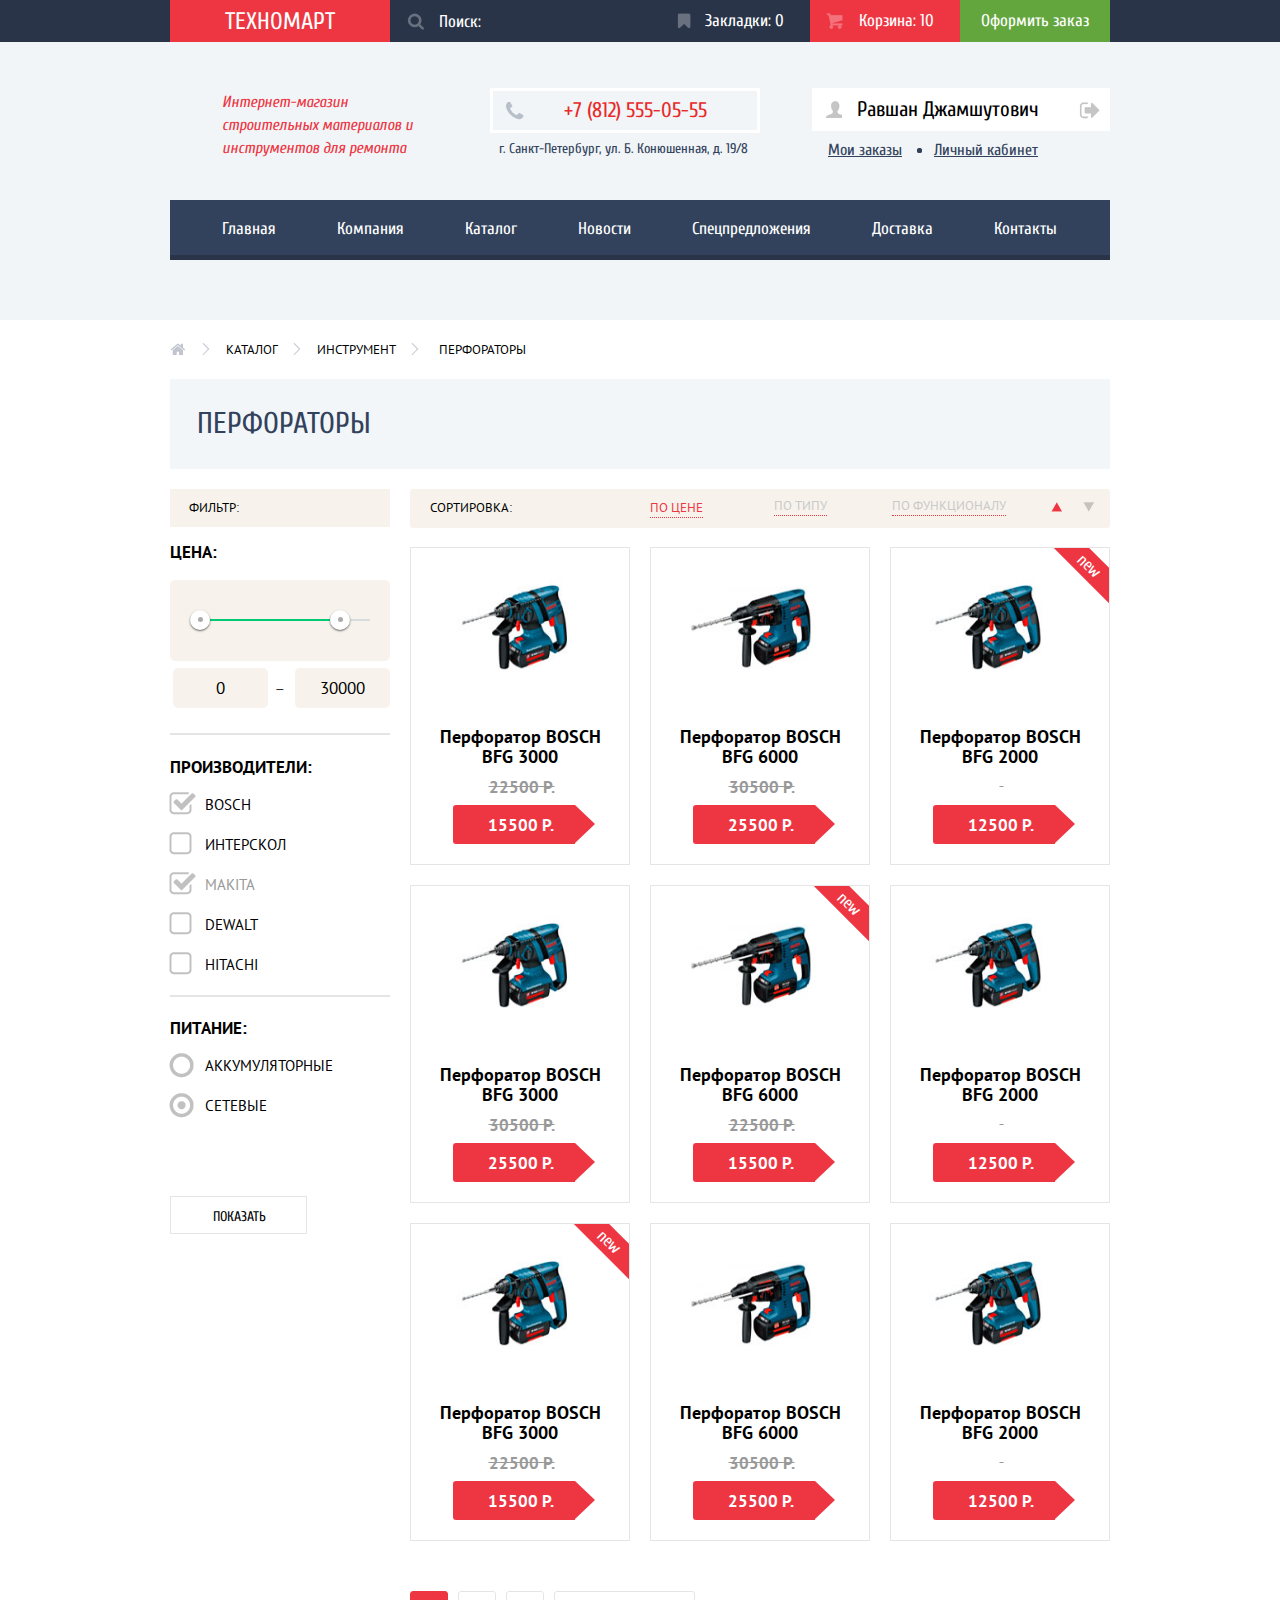
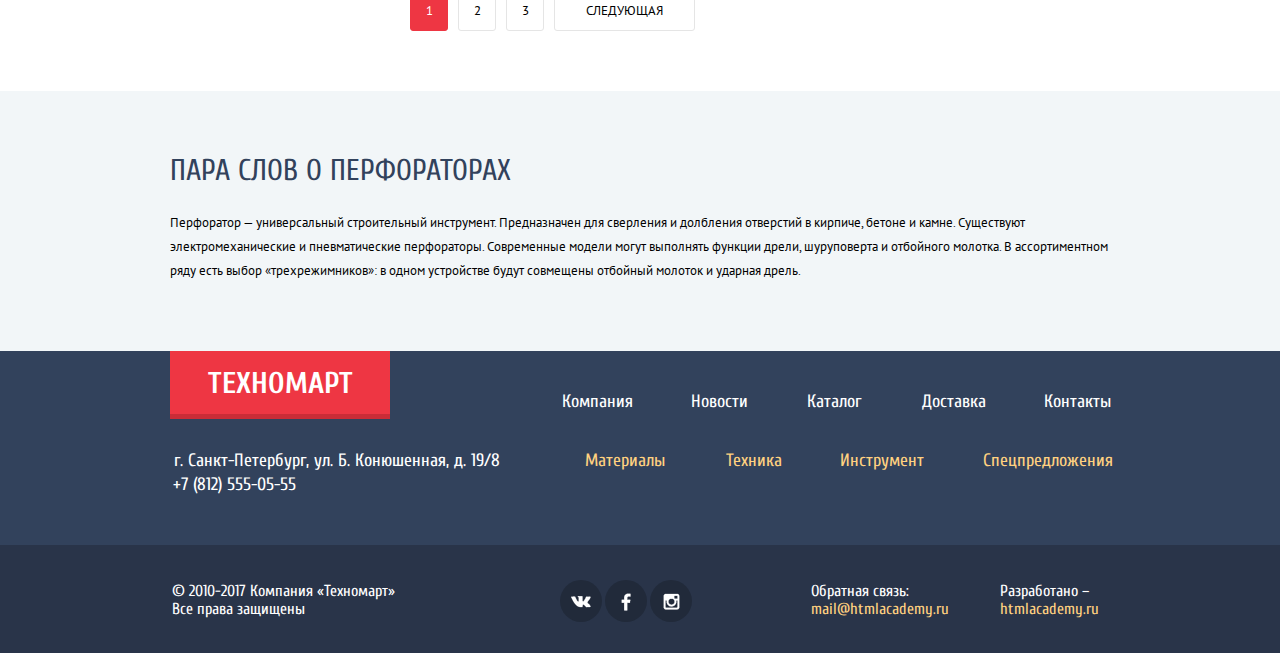
<file: catalog.html>
<!DOCTYPE html>
<html lang="ru">

<head>
	<meta charset="utf-8">
	<title>HTML Academy: Техномарт - Перфораторы</title>
	<meta name="description" content="">
	<meta name="keywords" content="">

	<link href="https://fonts.googleapis.com/css?family=Cuprum:400,400i,700,700i%7CPT+Sans:400,400i,700,700i&amp;subset=cyrillic" rel="stylesheet">

	<link rel="stylesheet" href="css/normalize.css" type="text/css">
	<link rel="stylesheet" href="css/style.min.css" type="text/css">
</head>

<body>
	<header class="header">
		<div class="header-up">
			<div class="container clearfix">
				<div class="logo">
					<a href="index.html" class="header-logo">Техномарт</a>
				</div>
				<form action="https://echo.htmlacademy.ru" method="post" class="search">
					<input type="search" name="search" id="search" placeholder="Поиск:">
					<label for="search"></label>
				</form>
				<a href="#" class="bookmark">Закладки: 0</a>
				<a href="#" class="cart cart-full">Корзина:  10</a>
				<a href="#" class="order">Оформить заказ</a>
			</div>
		</div>
		<div class="header-middle">
			<div class="container clearfix">
				<div class="about">
					<p>Интернет-магазин строительных материалов и инструментов для ремонта</p>
				</div>
				<div class="contacts">
					<span class="contacts-telephone">+7 (812) 555-05-55</span>
					<span class="contacts-address">г. Санкт-Петербург, ул. Б. Конюшенная, д. 19/8</span>
				</div>
				<div class="catalog-user_form">
					<a href="#" class="user_form-user">Равшан Джамшутович</a>
					<div class="user_form-menu">
						<a href="#" class="user_form-menu-item">Мои заказы</a>
						<a href="#" class="user_form-menu-item">Личный кабинет</a>
					</div>
				</div>
			</div>
			<div class="container">
				<nav class="header-down">
					<ul class="menu">
						<li class="menu-item"><a href="index.html">Главная</a>
						</li>
						<li class="menu-item"><a href="#">Компания</a>
						</li>
						<li class="menu-item"><a href="catalog.html">Каталог</a>
						</li>
						<li class="menu-item"><a href="#">Новости</a>
						</li>
						<li class="menu-item"><a href="#">Спецпредложения</a>
						</li>
						<li class="menu-item"><a href="#">Доставка</a>
						</li>
						<li class="menu-item"><a href="#">Контакты</a>
						</li>
					</ul>
				</nav>
			</div>
		</div>
	</header>
	<main class="main">
		<div class="container">
			<ul class="breadcrumbs clearfix">
				<li><a href="catalog.html">Каталог</a>
				</li>
				<li><a href="#">Инструмент</a>
				</li>
				<li><a href="#">Перфораторы</a>
				</li>
			</ul>
			<h1 class="catalog-title">Перфораторы</h1>
			<div class="catalog clearfix">
				<aside class="filter">
					<form action="https://echo.htmlacademy.ru" method="post">
						<span class="filter-sorting">Фильтр:</span>
						<div class="filter-price">
							<h3 class="filter-title">Цена:</h3>
							<div class="filter-price_selection">
								<div class="filter-controls">
									<div class="filter-scale">
										<div class="filter-scale-bar"></div>
									</div>

									<div class="filter-toggle filter-toggle-min"></div>
									<div class="filter-toggle filter-toggle-max"></div>
								</div>
								<div class="filter-price_input clearfix">
									<input class="filter-price-min" type="text" value="0">
									<span class="filter-minus-sign">&#8212;</span>
									<input class="filter-price-max" type="text" value="30000">
								</div>
							</div>
						</div>
						<div class="filter-manufacturers">
							<h3 class="filter-title">Производители:</h3>
							<input type="checkbox" name="bosch" value="bosch" id="bosch" checked>
							<label for="bosch">Bosch</label>
							<input type="checkbox" name="intersckol" value="intersckol" id="intersckol">
							<label for="intersckol">Интерскол</label>
							<input type="checkbox" name="makita" value="makita" id="makita" checked disabled>
							<label for="makita">Makita</label>
							<input type="checkbox" name="dewalt" value="dewalt" id="dewalt">
							<label for="dewalt">Dewalt</label>
							<input type="checkbox" name="hitachi" value="hitachi" id="hitachi">
							<label for="hitachi">Hitachi</label>
						</div>
						<div class="filter-charge">
							<h3 class="filter-title">Питание:</h3>
							<input type="radio" name="charge" value="battery" id="battery">
							<label for="battery">Аккумуляторные</label>
							<input type="radio" name="charge" value="net" id="net" checked>
							<label for="net">Сетевые</label>
						</div>
						<button type="submit" class="filter-btn">Показать</button>
					</form>
				</aside>
				<section class="catalog-goods">
					<div class="catalog-sorting-filter clearfix">
						<span>Сортировка:</span>
						<div class="catalog-sorting clearfix">
							<ul class="sorting-type">
								<li><a href="#" class="sorting-option sorting-option-active sorting-option-price">По цене</a></li>
								<li><a href="#" class="sorting-option sorting-option-type">По типу</a></li>
								<li><a href="#" class="sorting-option sorting-option-function">По функционалу</a></li>
							</ul>
							<ul class="sorting-arrow">
								<li>
									<a class="arrow-up arrow-up-active" href="#"></a>
								</li>
								<li>
									<a class="arrow-down" href="#"></a>
								</li>
							</ul>
						</div>
					</div>
					<div class="goods clearfix">
						<article class="goods-item">
							<img src="img/bfg-3000.jpg" width="180" height="160" alt="Перфоратор Bosch BFG 3000">
							<div class="item-buttons"> <a href="cart.html" class="goods-item-buy">Купить</a>
								<a href="#" class="goods-item-bookmark">В закладки</a>
							</div>
							<h1 class="popular-item-name"><a href="#">Перфоратор BOSCH</a></h1>
							<p class="popular-item-name"><a href="#">BFG 3000</a>
							</p>
							<p class="popular-item-old_price">22500 Р.</p>
							<p class="popular-item-price">15500 Р.</p>
						</article>
						<article class="goods-item">
							<img src="img/bfg-6000.jpg" width="180" height="160" alt="Перфоратор Bosch BFG 6000">
							<div class="item-buttons"> <a href="cart.html" class="goods-item-buy">Купить</a>
								<a href="#" class="goods-item-bookmark">В закладки</a>
							</div>
							<h1 class="popular-item-name"><a href="#">Перфоратор BOSCH</a></h1>
							<p class="popular-item-name"><a href="#">BFG 6000</a>
							</p>
							<p class="popular-item-old_price">30500 Р.</p>
							<p class="popular-item-price">25500 Р.</p>
						</article>
						<article class="goods-item icon-new">
							<div class="item-buttons"> <a href="cart.html" class="goods-item-buy">Купить</a>
								<a href="#" class="goods-item-bookmark">В закладки</a>
							</div>
							<img src="img/bfg-2000.jpg" width="180" height="160" alt="Перфоратор Bosch BFG 2000">
							<h1 class="popular-item-name"><a href="#">Перфоратор BOSCH</a></h1>
							<p class="popular-item-name"><a href="#">BFG 2000</a>
							</p>
							<p class="popular-item-old_price">&nbsp;</p>
							<p class="popular-item-price">12500 Р.</p>
						</article>
						<article class="goods-item">
							<img src="img/bfg-3000.jpg" width="180" height="160" alt="Перфоратор Bosch BFG 3000">
							<div class="item-buttons"> <a href="cart.html" class="goods-item-buy">Купить</a>
								<a href="#" class="goods-item-bookmark">В закладки</a>
							</div>
							<h1 class="popular-item-name"><a href="#">Перфоратор BOSCH</a></h1>
							<p class="popular-item-name"><a href="#">BFG 3000</a>
							</p>
							<p class="popular-item-old_price">30500 Р.</p>
							<p class="popular-item-price">25500 Р.</p>
						</article>
						<article class="goods-item icon-new">
							<img src="img/bfg-6000.jpg" width="180" height="160" alt="Перфоратор Bosch BFG 6000">
							<div class="item-buttons"> <a href="cart.html" class="goods-item-buy">Купить</a>
								<a href="#" class="goods-item-bookmark">В закладки</a>
							</div>
							<h1 class="popular-item-name"><a href="#">Перфоратор BOSCH</a></h1>
							<p class="popular-item-name"><a href="#">BFG 6000</a>
							</p>
							<p class="popular-item-old_price">22500 Р.</p>
							<p class="popular-item-price">15500 Р.</p>
						</article>
						<article class="goods-item">
							<img src="img/bfg-2000.jpg" width="180" height="160" alt="Перфоратор Bosch BFG 2000">
							<div class="item-buttons"> <a href="cart.html" class="goods-item-buy">Купить</a>
								<a href="#" class="goods-item-bookmark">В закладки</a>
							</div>
							<h1 class="popular-item-name"><a href="#">Перфоратор BOSCH</a></h1>
							<p class="popular-item-name"><a href="#">BFG 2000</a>
							</p>
							<p class="popular-item-old_price">&nbsp;</p>
							<p class="popular-item-price">12500 Р.</p>
						</article>
						<article class="goods-item icon-new">
							<img src="img/bfg-3000.jpg" width="180" height="160" alt="Перфоратор Bosch BFG 3000">
							<div class="item-buttons"> <a href="cart.html" class="goods-item-buy">Купить</a>
								<a href="#" class="goods-item-bookmark">В закладки</a>
							</div>
							<h1 class="popular-item-name"><a href="#">Перфоратор BOSCH</a></h1>
							<p class="popular-item-name"><a href="#">BFG 3000</a>
							</p>
							<p class="popular-item-old_price">22500 Р.</p>
							<p class="popular-item-price">15500 Р.</p>
						</article>
						<article class="goods-item">
							<img src="img/bfg-6000.jpg" width="180" height="160" alt="Перфоратор Bosch BFG 6000">
							<div class="item-buttons"> <a href="cart.html" class="goods-item-buy">Купить</a>
								<a href="#" class="goods-item-bookmark">В закладки</a>
							</div>
							<h1 class="popular-item-name"><a href="#">Перфоратор BOSCH</a></h1>
							<p class="popular-item-name"><a href="#">BFG 6000</a>
							</p>
							<p class="popular-item-old_price">30500 Р.</p>
							<p class="popular-item-price">25500 Р.</p>
						</article>
						<article class="goods-item">
							<img src="img/bfg-2000.jpg" width="180" height="160" alt="Перфоратор Bosch BFG 2000">
							<div class="item-buttons"> <a href="cart.html" class="goods-item-buy">Купить</a>
								<a href="#" class="goods-item-bookmark">В закладки</a>
							</div>
							<h1 class="popular-item-name"><a href="#">Перфоратор BOSCH</a></h1>
							<p class="popular-item-name"><a href="#">BFG 2000</a>
							</p>
							<p class="popular-item-old_price">&nbsp;</p>
							<p class="popular-item-price">12500 Р.</p>
						</article>
					</div>
					<div class="goods-paginator">
						<span class="goods-paginator-active">1</span>
						<a href="#">2</a>
						<a href="#">3</a>
						<a href="#" class="goods-paginator-next">Следующая</a>
					</div>
				</section>
			</div>
		</div>
		<section class="seo-text">
			<div class="container">
				<h2 class="seo-text-title">Пара слов о перфораторах</h2>
				<p>Перфоратор — универсальный строительный инструмент. Предназначен для сверления и долбления отверстий в кирпиче, бетоне и камне. Существуют электромеханические и пневматические перфораторы. Современные модели могут выполнять функции дрели, шуруповерта и отбойного молотка. В ассортиментном ряду есть выбор «трехрежимников»: в одном устройстве будут совмещены отбойный молоток и ударная дрель.</p>
			</div>
		</section>
	</main>
	<footer class="footer">
		<div class="footer-up">
			<div class="container clearfix">
				<a href="index.html" class="footer-logo">Техномарт</a>
				<ul class="footer-company-menu">
					<li>
						<a href="#">Компания</a>
					</li>
					<li>
						<a href="#">Новости</a>
					</li>
					<li>
						<a href="catalog.html">Каталог</a>
					</li>
					<li>
						<a href="#">Доставка</a>
					</li>
					<li>
						<a href="#">Контакты</a>
					</li>
				</ul>
			</div>
			<div class="container">
				<div class="footer-middle clearfix">
					<div class="footer-middle-address">
						<p>г. Санкт-Петербург, ул. Б. Конюшенная, д. 19/8</p>
						<span>+7 (812) 555-05-55</span>
					</div>
					<ul class="footer-shop-menu">
						<li>
							<a href="#">Материалы</a>
						</li>
						<li>
							<a href="#">Техника</a>
						</li>
						<li>
							<a href="#">Инструмент</a>
						</li>
						<li>
							<a href="#">Спецпредложения</a>
						</li>
					</ul>
				</div>
			</div>
		</div>
		<div class="footer-down">
			<div class="container">
				<div class="footer-down-copyright">
					<span>&#169; 2010-2017 Компания «Техномарт»</span>
					<span>Все права защищены</span>
				</div>
				<div class="footer-down-social">
					<a href="#" class="footer-social-btn footer-social-vk"></a>
					<a href="#" class="footer-social-btn footer-social-fb"></a>
					<a href="#" class="footer-social-btn footer-social-inst"></a>
				</div>
				<div class="footer-down-feedback">
					<span>Обратная связь:</span>
					<a href="mailto:mail@htmlacademy.ru" class="footer-feedback-mail">mail@htmlacademy.ru</a>
				</div>
				<div class="footer-down-design">
					<span>Разработано &#8211; </span>
					<a href="#" class="footer-design-author">htmlacademy.ru</a>
				</div>
			</div>
		</div>
	</footer>
	<div class="cart-notification">
		<a href="#" class="cart-notification-close"></a>
		<p class="cart-notification-title">Товар добавлен в корзину!</p>
		<div class="cart-notification-decision">
			<a class="cart-order-btn">Оформить заказ</a>
			<a href="#" class="cart-cancel-btn">Продолжить покупки</a>
		</div>
	</div>
	<script src="js/script.min.js"></script>
</body>

</html>
</file>
<file: css/style.min.css>
body{width:100%;font-size:12px;line-height:normal;color:black;font-weight:100;font-family:"Cuprum",sans-serif,Arial}.clearfix:after{content:"";display:table;clear:both;    box-sizing:border-box}.container{width:960px;margin:0 auto;padding:0 10px;overflow:hidden;    box-sizing:border-box}.container-pop-up{width:940px;margin:0 auto;    box-sizing:border-box}.header-up{vertical-align:top;background-color:#293449;    box-sizing:border-box}.logo{font-family:"Cuprum",sans-serif,Arial;font-size:24px;line-height:24px;font-weight:100;color:#fff;text-transform:uppercase;text-decoration:none;width:220px;padding:10px 50px 8px 55px;float:left;background-color:#ee3643;box-shadow:#ca2c37 0px 5px 0px 0px;    box-sizing:border-box}.logo:hover{background-color:#ca2c37;box-shadow:#9a212a 0px 5px 0px 0px;    box-sizing:border-box}.logo:active{background-color:#ba2732;box-shadow:#8e1e26 0px 5px 0px 0px;    box-sizing:border-box}.logo a{font-family:"Cuprum",sans-serif,Arial;font-size:24px;line-height:24px;font-weight:100;color:#fff;text-transform:uppercase;text-decoration:none;    box-sizing:border-box}form.search{font-family:"Cuprum",sans-serif,Arial;font-size:17px;line-height:18px;font-weight:400;color:#000;display:block;float:left;position:relative;    box-sizing:border-box}form.search input{font-family:"Cuprum",sans-serif,Arial;font-size:17px;line-height:18px;font-weight:400;color:#000;width:270px;height:42px;padding:12px 0 12px 49px;background-color:#293449;outline:none;border:none;    box-sizing:border-box}form.search input::-webkit-input-placeholder{font-family:"Cuprum",sans-serif,Arial;font-size:17px;line-height:18px;font-weight:400;color:#fff;    box-sizing:border-box}form.search input::-moz-placeholder{font-family:"Cuprum",sans-serif,Arial;font-size:17px;line-height:18px;font-weight:400;color:#fff;    box-sizing:border-box}form.search input::-moz-placeholder{font-family:"Cuprum",sans-serif,Arial;font-size:17px;line-height:18px;font-weight:400;color:#fff;    box-sizing:border-box}form.search input::-ms-input-placeholder{font-family:"Cuprum",sans-serif,Arial;font-size:17px;line-height:18px;font-weight:400;color:#fff;    box-sizing:border-box}form.search input:focus::-webkit-input-placeholder{font-family:"Cuprum",sans-serif,Arial;font-size:17px;line-height:18px;font-weight:400;color:#000;    box-sizing:border-box}form.search input:focus::-moz-placeholder{font-family:"Cuprum",sans-serif,Arial;font-size:17px;line-height:18px;font-weight:400;color:#000;    box-sizing:border-box}form.search input:focus::-ms-input-placeholder{font-family:"Cuprum",sans-serif,Arial;font-size:17px;line-height:18px;font-weight:400;color:#000;    box-sizing:border-box}form.search input:hover{background-color:#212a3a;    box-sizing:border-box}form.search:before{position:absolute;top:13px;left:17px;width:17px;height:17px;background:-626px -5px url("../img/icons/sprite.png") no-repeat;content:"";    box-sizing:border-box}form.search:hover::before{position:absolute;top:13px;left:17px;width:17px;height:17px;background:-876px -5px url("../img/icons/sprite-icon.png") no-repeat;content:"";    box-sizing:border-box}input[type="search"]:focus~label::before,input[type="search"]:active~label::before{position:absolute;top:13px;left:17px;width:17px;height:17px;background:-903px -5px url("../img/icons/sprite-icon.png") no-repeat;content:"";    box-sizing:border-box}input[type="search"]:hover{color:#fff;    box-sizing:border-box}input[type="search"]:focus,input[type="search"]:active{color:#000;    box-sizing:border-box}form.search input:focus{background-color:#fff;    box-sizing:border-box}.bookmark,.cart,.order{font-family:"Cuprum",sans-serif,Arial;font-size:17px;line-height:18px;font-weight:400;color:#fff;text-decoration:none;    box-sizing:border-box}.bookmark{display:block;position:relative;width:150px;padding:12px 0 12px 45px;float:left;    box-sizing:border-box}.cart{display:block;position:relative;width:150px;padding:12px 0 12px 49px;float:left;    box-sizing:border-box}.cart:before{position:absolute;top:13px;left:16px;width:17px;height:16px;background:-255px -5px url("../img/icons/sprite.png") no-repeat;content:"";    box-sizing:border-box}.cart-full{background-color:#ee3643;    box-sizing:border-box}.cart-full:active{background-color:#ba2732;    box-sizing:border-box}.bookmark:before{position:absolute;top:13px;left:17px;width:14px;height:16px;background:-282px -5px url("../img/icons/sprite.png") no-repeat;content:"";    box-sizing:border-box}.bookmark:hover,.cart:hover{background-color:#212a3a;    box-sizing:border-box}.bookmark:active,.cart:active{color:rgba(255,255,255,.6);background-color:#161d29;    box-sizing:border-box}.bookmark:hover::before{position:absolute;top:13px;left:17px;width:14px;height:16px;background:-134px -5px url("../img/icons/sprite-icon.png") no-repeat;content:"";    box-sizing:border-box}.bookmark:active::before{position:absolute;top:13px;left:17px;width:14px;height:16px;background:-110px -5px url("../img/icons/sprite-icon.png") no-repeat;content:"";    box-sizing:border-box}.cart:hover::before{position:absolute;top:13px;left:17px;width:17px;height:16px;background:-59px -5px url("../img/icons/sprite-icon.png") no-repeat;content:"";    box-sizing:border-box}.cart:active::before{position:absolute;top:13px;left:17px;width:17px;height:16px;background:-32px -5px url("../img/icons/sprite-icon.png") no-repeat;content:"";    box-sizing:border-box}.order{display:block;width:150px;padding:12px 10px 12px 21px;float:right;background-color:#63a63e;    box-sizing:border-box}.order:hover{background-color:#5fbb2d;    box-sizing:border-box}.order:active{background-color:#518534;    box-sizing:border-box}.header-middle{padding:0 0 60px 0;background-color:#f1f5f7;    box-sizing:border-box}.about{font-family:"Cuprum",sans-serif,Arial;font-size:16px;line-height:23px;font-weight:400;color:#ee3643;font-style:italic;width:310px;padding:33px 50px 8px 52px;float:left;    box-sizing:border-box}.contacts{width:320px;padding:46px 40px 27px 10px;float:left;    box-sizing:border-box}.contacts-telephone{font-family:"Cuprum",sans-serif,Arial;font-size:21px;line-height:21px;font-weight:400;color:#e9292a;text-align:center;    box-sizing:border-box}.contacts-telephone{display:block;position:relative;padding:9px 42px 9px 63px;margin-bottom:4px;border:3px solid #fff;    box-sizing:border-box}.contacts-telephone:before{position:absolute;top:10px;left:12px;width:19px;height:19px;background:-579px -5px url("../img/icons/sprite.png") no-repeat;content:"";    box-sizing:border-box}.contacts-address{font-family:"Cuprum",sans-serif,Arial;font-size:14px;line-height:24px;font-weight:400;color:#32425c;text-align:center;padding-left:9px;    box-sizing:border-box}.catalog-user_form{width:300px;padding:46px 0 15px 2px;float:right;    box-sizing:border-box}.index-user_form{width:300px;padding:46px 0 15px 19px;float:right;    box-sizing:border-box}.user_form-login{font-family:"Cuprum",sans-serif,Arial;font-size:21px;line-height:21px;font-weight:400;color:#000;text-decoration:none;display:block;position:relative;float:left;width:auto;padding:12px 25px 11px 47px;background-color:#fff;    box-sizing:border-box}.user_form-login:before{position:absolute;top:15px;left:14px;width:20px;height:17px;background:-518px -5px url("../img/icons/sprite.png") no-repeat;content:"";    box-sizing:border-box}.user_form-registration{font-family:"Cuprum",sans-serif,Arial;font-size:21px;line-height:21px;font-weight:400;color:#000;text-decoration:none;display:block;float:left;width:auto;margin:0 0 0 10px;padding:12px 24px 11px 25px;background-color:#fff;    box-sizing:border-box}.user_form-login:hover,.user_form-registration:hover{color:#ee3643;    box-sizing:border-box}.user_form-login:active,.user_form-registration:active{color:rgba(0,0,0,.3);    box-sizing:border-box}.user_form-login:hover::before{position:absolute;top:15px;left:14px;width:20px;height:17px;background:-699px -5px url("../img/icons/sprite-icon.png") no-repeat;content:"";    box-sizing:border-box}.user_form-login:active::before{position:absolute;top:15px;left:14px;width:20px;height:17px;background:-669px -5px url("../img/icons/sprite-icon.png") no-repeat;content:"";    box-sizing:border-box}.user_form-user{font-family:"Cuprum",sans-serif,Arial;font-size:21px;line-height:21px;font-weight:400;color:#000;text-decoration:none;position:relative;display:block;padding-top:11px;padding-bottom:11px;padding-left:45px;background-color:#fff;    box-sizing:border-box}.user_form-user:before{position:absolute;top:13px;left:13px;width:17px;height:17px;background:-653px -5px url("../img/icons/sprite.png") no-repeat;content:"";    box-sizing:border-box}.user_form-user:after{position:absolute;top:14px;left:267px;width:21px;height:17px;background:-548px -5px url("../img/icons/sprite.png") no-repeat;content:"";    box-sizing:border-box}.user_form-user:hover::before{position:absolute;top:13px;left:13px;width:17px;height:17px;background:-1053px -5px url("../img/icons/sprite-icon.png") no-repeat;content:"";    box-sizing:border-box}.user_form-user:hover::after{position:absolute;top:14px;left:267px;width:21px;height:17px;background:-791px -5px url("../img/icons/sprite-icon.png") no-repeat;content:"";    box-sizing:border-box}.user_form-user:active::before{position:absolute;top:13px;left:13px;width:17px;height:17px;background:-1023px -5px url("../img/icons/sprite-icon.png") no-repeat;content:"";    box-sizing:border-box}.user_form-user:active::after{position:absolute;top:14px;left:267px;width:21px;height:17px;background:-760px -5px url("../img/icons/sprite-icon.png") no-repeat;content:"";    box-sizing:border-box}.user_form-user:hover{color:#000;    box-sizing:border-box}.user_form-user:active{color:#b2b2b2;    box-sizing:border-box}.user_form-menu{position:relative;padding-top:10px;    box-sizing:border-box}.user_form-menu-item{font-family:"Cuprum",sans-serif,Arial;font-size:16px;line-height:18px;font-weight:400;color:#32425c;margin-left:16px;margin-right:13px;    box-sizing:border-box}.user_form-menu-item:before{opacity:1;position:absolute;top:17px;left:105px;width:5px;height:5px;background-color:#32425c;border-radius:50%;content:"";    box-sizing:border-box}.user_form-menu-item:hover{color:#ee3643;    box-sizing:border-box}.user_form-menu-item:active{color:#b7bfc8;    box-sizing:border-box}.header-down{border-bottom-width:5px;border-bottom-style:solid;border-bottom-color:#293449;background-color:#32425c;    box-sizing:border-box}.header-down li{display:inline-block;vertical-align:top;padding:18px 27px 18px 31px;    box-sizing:border-box}.header-down a{font-family:"Cuprum",sans-serif,Arial;font-size:17px;line-height:17px;font-weight:400;text-decoration:none;color:#fff;    box-sizing:border-box}.header-down li:hover{background-color:#293449;    box-sizing:border-box}.header-down li:active{color:#777d88;background-color:#1d2739;    box-sizing:border-box}.header-down a:active{color:#777d88;    box-sizing:border-box}.menu{padding-left:21px;padding-top:2px;margin-bottom:0px;    box-sizing:border-box}.breadcrumbs{margin-top:0px;margin-bottom:0px;position:relative;    box-sizing:border-box}.breadcrumbs:after{position:absolute;top:23px;left:0px;width:15px;height:12px;background:-466px -5px url("../img/icons/sprite.png") no-repeat;content:"";cursor:pointer;    box-sizing:border-box}.breadcrumbs li{position:relative;display:inline-block;vertical-align:baseline;float:left;padding:21px 23px 20px 16px;    box-sizing:border-box}.breadcrumbs li:last-child{position:relative;display:inline-block;vertical-align:baseline;float:left;padding:21px 23px 20px 20px;    box-sizing:border-box}.breadcrumbs li:before{position:absolute;top:23px;left:-8px;width:8px;height:12px;background:-608px -5px url("../img/icons/sprite.png") no-repeat;content:"";    box-sizing:border-box}.breadcrumbs a{font-family:"PT Sans",sans-serif,Arial;font-size:13px;line-height:18px;font-weight:400;color:#000;text-decoration:none;text-transform:uppercase;    box-sizing:border-box}.catalog-title{font-family:"Cuprum",sans-serif,Arial;font-size:30px;line-height:30px;font-weight:400;color:#32425c;text-transform:uppercase;display:block;float:left;width:940px;padding:30px 0 30px 27px;margin-top:0px;margin-bottom:20px;background-color:#f2f6f8;    box-sizing:border-box}.catalog{padding-top:20px;    box-sizing:border-box}.filter{width:220px;float:left;    box-sizing:border-box}.filter label{font-family:"PT Sans",sans-serif,Arial;font-size:15px;line-height:20px;font-weight:400;color:#000;text-decoration:none;text-transform:uppercase;cursor:pointer;    box-sizing:border-box}input[type="checkbox"]:disabled+label,input[type="radio"]:disabled+label{font-family:"PT Sans",sans-serif,Arial;font-size:15px;line-height:20px;font-weight:400;color:#999;text-decoration:none;text-transform:uppercase;    box-sizing:border-box}.filter input[type="radio"],.filter input[type="checkbox"]{display:none;    box-sizing:border-box}.filter label{display:block;position:relative;margin-left:35px;margin-bottom:20px;    box-sizing:border-box}.filter input[type="text"]{font-family:"PT Sans",sans-serif,Arial;font-size:17px;line-height:18px;font-weight:400;color:#000;    box-sizing:border-box}input[type="checkbox"]+label:before{position:absolute;top:-3px;left:-36px;width:23px;height:23px;background:-306px -5px url("../img/icons/sprite.png") no-repeat;content:"";    box-sizing:border-box}input[type="radio"]+label:before{position:absolute;top:-3px;left:-36px;width:25px;height:25px;background:-376px -5px url("../img/icons/sprite.png") no-repeat;content:"";    box-sizing:border-box}input[type="radio"]:checked+label::before{position:absolute;top:-3px;left:-36px;width:25px;height:25px;background:-411px -5px url("../img/icons/sprite.png") no-repeat;content:"";    box-sizing:border-box}input[type="checkbox"]:checked+label::before{position:absolute;top:-3px;left:-36px;width:27px;height:23px;background:-339px -5px url("../img/icons/sprite.png") no-repeat;content:"";    box-sizing:border-box}input[type="radio"]:disabled+label::before,input[type="checkbox"]:disabled+label::before{color:#e9e9e9;    box-sizing:border-box}.filter-sorting{font-family:"PT Sans",sans-serif,Arial;font-size:13px;line-height:18px;font-weight:400;color:#000;text-decoration:none;text-transform:uppercase;display:block;width:220px;padding:10px 0 10px 19px;background-color:#f7f3ec;    box-sizing:border-box}.filter-price_input{margin-top:-2px;padding-left:3px;    box-sizing:border-box}.filter-title{font-family:"PT Sans",sans-serif,Arial;font-size:17px;line-height:30px;font-weight:700;color:#000;text-decoration:none;text-transform:uppercase;display:block;margin-top:10px;margin-bottom:13px;    box-sizing:border-box}.filter-price_selection{padding-bottom:25px;margin-bottom:16.5px;border-bottom-style:solid;border-bottom-width:2px;border-bottom-color:#e5e5e5;    box-sizing:border-box}.filter-price_selection span,.filter-price_selection input{display:inline-block;vertical-align:top;text-align:center;padding-top:7px;padding-bottom:7px;    box-sizing:border-box}.filter-price_selection input{width:95px;background-color:#f7f3ec;border-radius:5px;border:none;outline:none;    box-sizing:border-box}.filter-price_selection span{margin-left:8px;    box-sizing:border-box}.filter-controls{position:relative;height:41px;padding-top:39px;padding-bottom:42px;padding-left:20px;padding-right:20px;margin-bottom:9px;background-color:#f7f3ec;border-radius:5px;    box-sizing:border-box}.filter-scale{position:relative;height:2px;background-color:#d7dcde;    box-sizing:border-box}.filter-scale-bar{position:absolute;width:150px;height:2px;background-color:#00ca74;    box-sizing:border-box}.filter-toggle{position:absolute;width:20px;height:20px;border-radius:50%;box-shadow:0px 1px 2px 0px rgba(50,50,50,0.75);background-color:#fff;cursor:pointer;    box-sizing:border-box}.filter-toggle:before{position:absolute;top:7px;left:7.5px;width:5px;height:5px;border-radius:50%;background-color:#ababab;content:"";    box-sizing:border-box}.filter-toggle-min{top:30px;    box-sizing:border-box}.filter-toggle-max{top:30px;left:160px;    box-sizing:border-box}.filter-price-min{display:block;float:left;width:95px;min-height:40px;background-color:#f7f3ec;    box-sizing:border-box}.filter-price-max{display:block;float:right;width:95px;min-height:40px;background-color:#f7f3ec;    box-sizing:border-box}.filter-minus-sign{position:absolute;top:675px;    box-sizing:border-box}.filter-manufacturers{margin-bottom:16.5px;border-bottom-style:solid;border-bottom-width:2px;border-bottom-color:#e5e5e5;    box-sizing:border-box}.filter-manufacturers input{display:block;padding:0 0 25px 35px;    box-sizing:border-box}.filter-charge{margin-bottom:80px;    box-sizing:border-box}.filter-charge input{display:block;padding:0 0 25px 35px;    box-sizing:border-box}.filter-btn{font-family:"Cuprum",sans-serif,Arial;font-size:14px;line-height:18px;font-weight:400;color:#000;text-transform:uppercase;text-decoration:none;background-color:#fff;cursor:pointer;display:block;padding:11px 40px 7px 42px;border:1px solid #e5e5e5;    box-sizing:border-box}.filter-btn:hover{border-color:#bdc6ca;    box-sizing:border-box}.filter-btn:active{border-color:#ee3643;    box-sizing:border-box}.catalog-sorting{position:relative;float:right;width:480px;    box-sizing:border-box}.catalog-sorting-filter{display:block;padding-top:10px;padding-bottom:10px;margin-bottom:19px;background-color:#f7f3ec;border-radius:3px;    box-sizing:border-box}.catalog-sorting-filter span{font-family:"PT Sans",sans-serif,Arial;font-size:13px;line-height:18px;font-weight:400;color:#000;text-decoration:none;text-transform:uppercase;display:block;float:left;width:100px;padding-left:20px;    box-sizing:border-box}.catalog-sorting-filter li{font-family:"PT Sans",sans-serif,Arial;font-size:13px;line-height:18px;font-weight:400;color:#c9c9c9;text-transform:uppercase;text-decoration:none;display:inline-block;vertical-align:top;float:left;    box-sizing:border-box}.catalog-sorting a{text-decoration:none;    box-sizing:border-box}.sorting-type{display:block;float:left;width:400px;margin:0;padding-left:0px;    box-sizing:border-box}.sorting-type li:nth-child(2){margin-left:4px;    box-sizing:border-box}.sorting-type li:nth-child(3){margin-left:3px;    box-sizing:border-box}.sorting-arrow{display:block;float:right;width:60px;margin:0;    box-sizing:border-box}.arrow-up:after{position:absolute;top:5px;left:27px;width:11px;height:10px;background:-930px -5px url("../img/icons/sprite-icon.png") no-repeat;content:"";    box-sizing:border-box}.arrow-up:hover:after{position:absolute;top:5px;left:27px;width:11px;height:10px;background:-972px -5px url("../img/icons/sprite-icon.png") no-repeat;content:"";    box-sizing:border-box}.arrow-up:active:after{position:absolute;top:5px;left:27px;width:11px;height:10px;background:-951px -5px url("../img/icons/sprite-icon.png") no-repeat;content:"";    box-sizing:border-box}.arrow-up-active:after{position:absolute;top:5px;left:27px;width:11px;height:10px;background:-951px -5px url("../img/icons/sprite-icon.png") no-repeat;content:"";    box-sizing:border-box}.arrow-down:after{position:absolute;top:5px;left:-7px;width:11px;height:10px;background:-578px -5px url("../img/icons/sprite-icon.png") no-repeat;content:"";    box-sizing:border-box}.arrow-down:hover:after{position:absolute;top:5px;left:-7px;width:11px;height:10px;background:-618px -5px url("../img/icons/sprite-icon.png") no-repeat;content:"";    box-sizing:border-box}.arrow-down:active:after{position:absolute;top:5px;left:-6px;width:11px;height:10px;background:-599px -5px url("../img/icons/sprite-icon.png") no-repeat;content:"";    box-sizing:border-box}.sorting-option{font-family:"PT Sans",sans-serif,Arial;font-size:13px;line-height:18px;font-weight:400;color:#c9c9c9;border-bottom-style:dotted;border-bottom-color:#ee3643;border-bottom-width:thin;text-transform:uppercase;text-decoration:none;    box-sizing:border-box}.sorting-option:hover{color:#000;border-bottom-style:solid;    box-sizing:border-box}.sorting-option:active{color:#ee3643;border-bottom-style:none;    box-sizing:border-box}.catalog-sorting a{display:inline-block;vertical-align:top;    box-sizing:border-box}.sorting-option-price{margin-right:70px;margin-left:20px;    box-sizing:border-box}.sorting-option-type{margin-right:65px;margin-left:-3px;margin-top:-2px;    box-sizing:border-box}.sorting-option-function{margin-left:45px;margin-left:-3px;margin-top:-2px;    box-sizing:border-box}.arrow-up{position:relative;margin-left:-66px;margin-top:-2px;    box-sizing:border-box}.arrow-down{position:relative;margin-right:15px;margin-top:-2px;    box-sizing:border-box}.sorting-option-active{color:#ee3643;    box-sizing:border-box}.goods{position:relative;margin-top:-20px;    box-sizing:border-box}.catalog-goods{width:700px;float:right;    box-sizing:border-box}.goods-item{float:left;width:220px;margin-right:20px;margin-top:20px;min-height:318px;border:1px solid #e5e5e5;text-align:center;position:relative;overflow:hidden;    box-sizing:border-box}.goods-item:nth-child(3n){float:right;margin-right:0px;    box-sizing:border-box}.goods-item:hover{box-shadow:0 10px 25px rgba(41,52,73,.5);border:1px solid transparent;    box-sizing:border-box}.item-buttons{position:absolute;display:none;top:0;width:218px;height:150px;padding-top:45px;background-color:#fff;    box-sizing:border-box}.goods-item:hover .item-buttons{display:block;    box-sizing:border-box}.popular-item:hover .item-buttons{display:block;    box-sizing:border-box}.goods-item-buy{font-family:"Cuprum",sans-serif,Arial;font-size:14px;line-height:18px;font-weight:400;color:#fff;text-transform:uppercase;text-decoration:none;position:relative;display:block;margin:0 auto;text-align:center;width:135px;padding-top:12px;padding-bottom:12px;background-color:#63a63e;margin-bottom:7px;border-radius:5px;box-shadow:inset 0px -3px 0px 0px rgba(54,115,21,1);    box-sizing:border-box}.goods-item-buy:before{position:absolute;top:12px;left:13px;width:17px;height:16px;background:-255px -5px url("../img/icons/sprite.png") no-repeat;content:"";    box-sizing:border-box}.goods-item-buy:hover::before{position:absolute;top:12px;left:13px;width:17px;height:16px;background:-59px -5px url("../img/icons/sprite-icon.png") no-repeat;content:"";    box-sizing:border-box}.goods-item-buy:active::before{position:absolute;top:12px;left:13px;width:17px;height:16px;background:-32px -5px url("../img/icons/sprite-icon.png") no-repeat;content:"";    box-sizing:border-box}.goods-item-buy:hover{background-color:#5fbb2d;    box-sizing:border-box}.goods-item-buy:active{background-color:#518534;box-shadow:none;    box-sizing:border-box}.goods-item-bookmark{font-family:"Cuprum",sans-serif,Arial;font-size:14px;line-height:18px;font-weight:400;color:#32425c;text-transform:uppercase;text-decoration:none;display:block;margin:0 auto;text-align:center;width:129px;padding-top:9px;padding-bottom:9px;border-radius:5px;border:solid 3px #63a63e;    box-sizing:border-box}.goods-item-bookmark:hover{border-color:#32425c;    box-sizing:border-box}.goods-item-bookmark:active{color:#c1c6ce;border-color:#c1c6ce;    box-sizing:border-box}.goods-paginator{font-size:0;margin-bottom:60px;margin-top:50px;    box-sizing:border-box}.goods-paginator a,.goods-paginator span{font-family:"PT Sans",sans-serif,Arial;font-size:13px;line-height:18px;font-weight:400;color:#000;text-decoration:none;text-transform:uppercase;display:inline-block;vertical-align:baseline;padding-top:9.5px;padding-bottom:10px;padding-left:15px;padding-right:14px;margin-right:10px;border-radius:3px;border:1px solid #e5e5e5;    box-sizing:border-box}.goods-paginator span{color:#fff;    box-sizing:border-box}.goods-paginator a:hover{border-color:#bdc6ca;    box-sizing:border-box}.goods-paginator a:active{border-color:#ee3643;    box-sizing:border-box}.goods-paginator .goods-paginator-next{padding-left:31px;padding-right:31px;    box-sizing:border-box}.goods-paginator .goods-paginator-active{padding-right:14px;border:1px solid #ee3643;background-color:#ee3643;    box-sizing:border-box}.seo-text{background-color:#f2f6f8;padding:40px 1px 35px 0;    box-sizing:border-box}.seo-text p{font-family:"PT Sans",sans-serif,Arial;font-size:13px;line-height:24px;font-weight:400;color:#000;margin-top:-20px;margin-bottom:33px;    box-sizing:border-box}.seo-text-title{font-family:"Cuprum",sans-serif,Arial;font-size:30px;line-height:30px;font-weight:400;color:#32425c;text-transform:uppercase;padding-bottom:20px;    box-sizing:border-box}.icon-new:before{position:absolute;display:inline-block;vertical-align:top;width:100px;height:25px;font-family:"Cuprum",sans-serif,Arial;font-weight:400;text-align:center;font-size:17px;line-height:25px;top:5px;right:-30px;color:white;content:"new";background-color:#ee3643;transform:rotate(45deg);    box-sizing:border-box}.offer{margin-top:60px;margin-bottom:35px;    box-sizing:border-box}.offer-item{display:inline-block;vertical-align:baseline;float:left;position:relative;width:300px;min-height:123px;padding:0px 0 15px 23px;margin-right:20px;margin-bottom:19px;background-color:dodgerblue;overflow:hidden;    box-sizing:border-box}.offer .offer-item:nth-child(3n){float:right;margin-right:0;    box-sizing:border-box}.offer .offer-item:nth-child(5){float:right;margin-right:0;    box-sizing:border-box}.offer-item-type{font-family:"Cuprum",sans-serif,Arial;font-size:24px;line-height:30px;font-weight:700;color:#fff;margin-top:0px;margin-bottom:0px;padding:20px 5px 14px 0px;    box-sizing:border-box}.offer-item-info{font-family:"Cuprum",sans-serif,Arial;font-size:14px;line-height:18px;font-weight:400;color:#fff;text-transform:uppercase;text-decoration:none;display:block;text-align:center;width:135px;padding:9px 2px 9px 4px;background-color:rgba(0,0,0,.1);border-radius:5px;    box-sizing:border-box}.offer-item-info:hover{background-color:rgba(0,0,0,.2);    box-sizing:border-box}.offer-item-info:active{background-color:rgba(0,0,0,.3);    box-sizing:border-box}.offer-material{background-color:#f6b22d;    box-sizing:border-box}.offer-material:after{position:absolute;top:30px;left:213px;width:45px;height:65px;background:-713px -5px url("../img/icons/sprite.png") no-repeat;content:"";    box-sizing:border-box}.offer-tool{background-color:#4aafde;    box-sizing:border-box}.offer-tool:after{position:absolute;top:30px;left:196px;width:76px;height:65px;background:-838px -5px url("../img/icons/sprite.png") no-repeat;content:"";    box-sizing:border-box}.offer-equipment{background-color:#cc79d1;    box-sizing:border-box}.offer-equipment:after{position:absolute;top:29px;left:190px;width:80px;height:65px;background:-165px -5px url("../img/icons/sprite.png") no-repeat;content:"";    box-sizing:border-box}.offer-discounts{background-color:#85d179;    box-sizing:border-box}.offer-discounts:after{position:absolute;top:24px;left:196px;width:60px;height:75px;background:-95px -5px url("../img/icons/sprite.png") no-repeat;content:"";    box-sizing:border-box}.offer-delivery{background-color:#f6b22d;    box-sizing:border-box}.offer-delivery:after{position:absolute;top:32px;left:190px;width:80px;height:65px;background:-5px -5px url("../img/icons/sprite.png") no-repeat;content:"";    box-sizing:border-box}.offer-slider-item{display:inline-block;vertical-align:baseline;position:relative;float:left;width:620px;min-height:266px;margin-right:20px;    box-sizing:border-box}.offer-slider-header{position:relative;    box-sizing:border-box}.slider-left:before{position:absolute;top:91px;left:25px;width:22px;height:40px;background:url("../img/icons/icon-slider-left.png") no-repeat;content:"";    box-sizing:border-box}.slider-left:hover:before{position:absolute;top:91px;left:25px;width:22px;height:40px;background:url("../img/icons/icon-slider-left-hover.png") no-repeat;content:"";    box-sizing:border-box}.slider-right:before{position:absolute;top:91px;left:578px;width:22px;height:40px;background:url("../img/icons/icon-slider-right.png") no-repeat;content:"";    box-sizing:border-box}.slider-right:hover:before{position:absolute;top:91px;left:578px;width:22px;height:40px;background:url("../img/icons/icon-slider-right-hover.png") no-repeat;content:"";    box-sizing:border-box}.slider-first-dot:before{position:absolute;top:197px;left:295px;width:10px;height:10px;background:url("../img/icons/slider-dots.png") no-repeat;content:"";    box-sizing:border-box}.slider-second-dot:before{position:absolute;top:197px;left:315px;width:10px;height:10px;background:url("../img/icons/slider-dots.png") no-repeat;content:"";    box-sizing:border-box}.slider-active:before{position:absolute;top:197px;left:295px;width:10px;height:10px;background:url("../img/icons/slider-indicator.png") no-repeat;content:"";    box-sizing:border-box}.offer-slider-title{font-family:"Cuprum",sans-serif,Arial;font-size:36px;line-height:36px;font-weight:700;color:#fff;text-transform:uppercase;margin:23px 0 0 23px;    box-sizing:border-box}.offer-slider-info{font-family:"Cuprum",sans-serif,Arial;font-size:18px;line-height:24px;font-weight:400;color:#fff;text-decoration:none;margin:2px 0 0 25px;    box-sizing:border-box}.offer-slider-drill{display:none;background:no-repeat #77685b url("../img/slide-drill.jpg");    box-sizing:border-box}.offer-slider-puncher{background:no-repeat #77685b url("../img/slide-puncher.jpg");    box-sizing:border-box}.slider-btn{font-family:"Cuprum",sans-serif,Arial;font-size:14px;line-height:18px;font-weight:400;color:#fff;text-transform:uppercase;text-decoration:none;display:block;width:195px;padding-top:10px;padding-bottom:10px;padding-left:6px;margin:121px 0 0 24px;background-color:#ee3643;text-align:center;border-radius:5px;z-index:1010;    box-sizing:border-box}.slider-btn:hover{background-color:#ca2c37;    box-sizing:border-box}.slider-btn:active{background-color:#ba2732;    box-sizing:border-box}.popular{display:inline-block;vertical-align:baseline;background-color:#f7f3ec;width:100%;margin-top:0px;margin-bottom:20px;padding:30px 25px 23px 30px;    box-sizing:border-box}.popular-title{font-family:"Cuprum",sans-serif,Arial;font-size:30px;line-height:30px;font-weight:400;color:#32425c;text-transform:uppercase;display:block;float:left;margin:0;width:380px;margin-left:-3px;    box-sizing:border-box}.popular-btn{font-family:"Cuprum",sans-serif,Arial;font-size:14px;line-height:18px;font-weight:400;color:#fff;text-transform:uppercase;text-decoration:none;text-align:center;display:block;float:right;width:253px;padding-top:10px;padding-bottom:10px;margin-right:-1px;margin-top:-4px;background-color:#ee3643;border-radius:3px;    box-sizing:border-box}.popular-btn:hover{background-color:#ca2c37;    box-sizing:border-box}.popular-btn:active{background-color:#ba2732;    box-sizing:border-box}.popular-products{margin-bottom:20px;position:relative;    box-sizing:border-box}.popular-item{position:relative;overflow:hidden;float:left;width:220px;margin-right:20px;min-height:318px;border:1px solid #e5e5e5;text-align:center;vertical-align:top;    box-sizing:border-box}.popular-item:hover{box-shadow:0 10px 25px rgba(41,52,73,.5);border:1px solid transparent;    box-sizing:border-box}.popular-item-name{font-family:"PT Sans",sans-serif,Arial;font-size:18px;line-height:20px;font-weight:700;color:#000;text-align:center;padding-top:4px;    box-sizing:border-box}p.popular-item-name{margin-top:-16px;margin-bottom:11px;    box-sizing:border-box}.popular-item-name a{text-decoration:none;color:#000;    box-sizing:border-box}.popular-item-old_price{font-family:"PT Sans",sans-serif,Arial;font-size:17px;line-height:18px;font-weight:700;color:#999;text-decoration:line-through;text-align:center;margin:0 auto;padding-bottom:9px;padding-left:3px;    box-sizing:border-box}.popular-item-price{font-family:"PT Sans",sans-serif,Arial;font-size:17px;line-height:18px;font-weight:700;color:#fff;text-align:center;position:relative;width:122px;padding-top:11px;padding-left:14px;padding-bottom:10px;margin:0 auto;margin-bottom:20px;margin-left:42px;background-color:#ee3643;border-top-left-radius:3px;border-bottom-left-radius:3px;    box-sizing:border-box}.popular-item-price:after{position:absolute;top:0;right:-20px;width:0;height:0;border-style:solid;border-width:19px 0 19px 20px;border-color:transparent transparent transparent #ee3643;content:"";    box-sizing:border-box}.popular-item:last-child{float:right;margin-right:0px;    box-sizing:border-box}.popular-brand{margin-bottom:65px;    box-sizing:border-box}.brand-logo{display:block;float:left;width:220px;min-height:143px;margin-right:20px;margin-bottom:20px;vertical-align:top;border:1px solid #e5e5e5;text-align:center;    box-sizing:border-box}.brand-logo:focus{outline:none;    box-sizing:border-box}.brand-logo:hover{box-shadow:0 10px 25px rgba(41,52,73,.5);border-color:transparent;    box-sizing:border-box}.brand-logo:active{opacity:.3;    box-sizing:border-box}.brand-logo:nth-child(4){float:right;margin-right:0px;    box-sizing:border-box}.brand-logo:nth-child(8){float:right;margin-right:0px;    box-sizing:border-box}.service{padding-top:35px;padding-bottom:69px;background-color:#f2f6f8;    box-sizing:border-box}.service-top-title{font-family:"Cuprum",sans-serif,Arial;font-size:30px;line-height:30px;font-weight:400;color:#32425c;text-transform:uppercase;padding-top:5px;    box-sizing:border-box}.service-top-text{font-family:"PT Sans",sans-serif,Arial;font-size:13px;line-height:24px;font-weight:400;color:#000;margin-top:0px;margin-bottom:0px;    box-sizing:border-box}.service-menu-item{font-family:"Cuprum",sans-serif,Arial;font-size:21px;line-height:30px;font-weight:700;text-decoration:none;color:#fff;    box-sizing:border-box}.service-right-title{font-family:"Cuprum",sans-serif,Arial;font-size:36px;line-height:36px;font-weight:400;color:#32425c;text-transform:uppercase;margin-top:10px;position:relative;z-index:3;    box-sizing:border-box}.service-right-text{font-family:"PT Sans",sans-serif,Arial;font-size:13px;line-height:24px;font-weight:400;color:#000;width:280px;margin-bottom:0px;margin-top:-4px;position:relative;z-index:3;    box-sizing:border-box}.service-left{float:left;display:block;width:240px;padding-top:57px;padding-bottom:20px;position:relative;    box-sizing:border-box}.service-menu{padding-left:0px;    box-sizing:border-box}.service-menu:before{position:absolute;top:30px;left:230px;width:10px;min-height:272px;background:0 0 no-repeat url("../img/shadow.png");content:"";    box-sizing:border-box}.service-menu-item{display:block;width:240px;min-height:60px;padding:12px 0 17px 22px;list-style-type:none;background-color:#32425c;border-bottom:1px solid #293449;border-top:1px solid #405069;    box-sizing:border-box}.service-menu-item-active{border-top:1px solid transparent;border-bottom:1px solid transparent;background-color:#fff;color:#32425c;    box-sizing:border-box}.service-menu-item:hover{background-color:#293449;color:#fff;    box-sizing:border-box}.service-right{float:right;width:620px;padding-top:57px;padding-bottom:20px;min-height:284px;position:relative;    box-sizing:border-box}.service-right-delivery:before{position:absolute;width:486px;height:283px;bottom:-70px;right:-26px;background:0 0 no-repeat #f2f6f8 url("../img/service-delivery.png");content:"";z-index:1;    box-sizing:border-box}.service-right-guarantee{display:none;position:absolute;width:486px;height:283px;bottom:-70px;right:-26px;background:0 0 no-repeat #f2f6f8 url("../img/service-guarantee.png");content:"";z-index:1;    box-sizing:border-box}.service-right-credit{display:none;position:absolute;width:486px;height:283px;bottom:-70px;right:-26px;background:0 0 no-repeat #f2f6f8 url("../img/service-credit.png");content:"";z-index:1;    box-sizing:border-box}.service-right-active{display:block;    box-sizing:border-box}.company{padding-top:54px;padding-bottom:84px;    box-sizing:border-box}.company-about{float:left;width:540px;    box-sizing:border-box}.company-about-title{font-family:"Cuprum",sans-serif,Arial;font-size:30px;line-height:30px;font-weight:400;color:#32425c;text-transform:uppercase;    box-sizing:border-box}.company-about-text{font-family:"PT Sans",sans-serif,Arial;font-size:13px;line-height:24px;font-weight:400;color:#000;margin-bottom:25px;margin-top:0px;    box-sizing:border-box}.company-about-list li{font-family:"Cuprum",sans-serif,Arial;font-size:18px;line-height:20px;font-weight:400;color:#000;list-style-type:none;    box-sizing:border-box}.company-about-list{margin-left:-4px;margin-top:-3px;margin-bottom:36px;    box-sizing:border-box}.company-about-list li{position:relative;margin-bottom:20px;    box-sizing:border-box}.company-about-list li:last-child{margin-bottom:0;    box-sizing:border-box}.company-about-list li:before{position:absolute;top:7px;left:-36px;width:25px;height:2px;background-color:#fb565a;content:"";    box-sizing:border-box}.company-btn{font-family:"Cuprum",sans-serif,Arial;font-size:14px;line-height:18px;font-weight:400;color:#fff;text-transform:uppercase;text-decoration:none;width:220px;display:block;padding-top:10px;padding-bottom:10px;text-align:center;margin-right:24px;background-color:#ee3643;border-radius:3px;    box-sizing:border-box}.company-btn:hover{background-color:#ca2c37;    box-sizing:border-box}.company-btn:active{background-color:#ba2732;    box-sizing:border-box}.company-contact{float:right;width:300px;    box-sizing:border-box}.company-contact-title{font-family:"Cuprum",sans-serif,Arial;font-size:30px;line-height:30px;font-weight:400;color:#32425c;text-transform:uppercase;    box-sizing:border-box}.company-contact-text{font-family:"PT Sans",sans-serif,Arial;font-size:13px;line-height:24px;font-weight:400;color:#000;width:180px;margin-bottom:31px;    box-sizing:border-box}.company-contact-btn{font-family:"Cuprum",sans-serif,Arial;font-size:14px;line-height:18px;font-weight:400;color:#fff;text-transform:uppercase;text-decoration:none;width:100%;display:block;padding-top:11px;padding-bottom:10px;padding-left:5px;text-align:center;margin-right:24px;background-color:#ee3643;border-radius:3px;    box-sizing:border-box}.company-contact-btn:hover{background-color:#ca2c37;    box-sizing:border-box}.company-contact-btn:active{background-color:#ba2732;    box-sizing:border-box}.company-contact img{margin-bottom:38px;    box-sizing:border-box}.footer-up{background-color:#32425c;padding-bottom:10px;    box-sizing:border-box}.footer-logo{font-family:"Cuprum",sans-serif,Arial;font-size:30px;line-height:30px;font-weight:700;color:#fff;text-decoration:none;text-transform:uppercase;display:block;float:left;width:220px;padding-top:18px;padding-bottom:15px;text-align:center;background-color:#ee3643;box-shadow:#ca2c37 0px 5px 0px 0px;    box-sizing:border-box}.footer-logo:hover{background-color:#ca2c37;box-shadow:#9a212a 0px 5px 0px 0px;    box-sizing:border-box}.footer-logo:active{background-color:#ba2732;box-shadow:#8e1e26 0px 5px 0px 0px;    box-sizing:border-box}.footer-company-menu{float:right;padding-top:41px;    box-sizing:border-box}.footer-company-menu li{display:inline-block;vertical-align:top;width:121px;text-align:right;margin-top:-14px;padding-left:55px;    box-sizing:border-box}.footer-company-menu li:first-child{padding-left:69px;    box-sizing:border-box}.footer-company-menu li:nth-child(2){padding-left:74px;    box-sizing:border-box}.footer-company-menu a{font-family:"Cuprum",sans-serif,Arial;font-size:18px;line-height:24px;font-weight:400;color:#fff;text-decoration:none;    box-sizing:border-box}.footer-company-menu a:hover{text-decoration:underline;    box-sizing:border-box}.footer-company-menu a:active{opacity:.5;text-decoration:none;    box-sizing:border-box}.footer-company-menu li:last-child{margin-right:0;    box-sizing:border-box}.footer-middle{margin-top:0px;padding-bottom:38px;    box-sizing:border-box}.footer-middle-address{font-family:"Cuprum",sans-serif,Arial;font-size:18px;line-height:24px;font-weight:400;color:#fff;text-decoration:none;float:left;width:330px;    box-sizing:border-box}.footer-middle-address p{margin-bottom:0px;margin-top:19px;margin-left:4px;    box-sizing:border-box}.footer-middle-address span{margin-left:3px;    box-sizing:border-box}.footer-shop-menu{display:block;float:right;width:600px;margin-top:19px;    box-sizing:border-box}.footer-shop-menu li{display:inline-block;vertical-align:top;width:130px;text-align:center;padding-left:34px;padding-right:22px;    box-sizing:border-box}.footer-shop-menu li:first-child{padding-left:35px;    box-sizing:border-box}.footer-shop-menu li:nth-child(3){padding-left:23px;    box-sizing:border-box}.footer-shop-menu a{font-family:"Cuprum",sans-serif,Arial;font-size:18px;line-height:24px;font-weight:400;color:#ffd180;text-decoration:none;    box-sizing:border-box}.footer-shop-menu a:hover{text-decoration:underline;    box-sizing:border-box}.footer-shop-menu a:active{opacity:.5;text-decoration:none;    box-sizing:border-box}.footer-down{padding-top:35px;padding-bottom:28px;background-color:#293449;    box-sizing:border-box}.footer-down-copyright,.footer-down-feedback,.footer-down-design{font-family:"Cuprum",sans-serif,Arial;font-size:16px;line-height:18px;font-weight:400;color:#fff;text-decoration:none;float:left;width:240px;margin-right:100px;    box-sizing:border-box}.footer-down-copyright{padding-left:2px;padding-top:2px;    box-sizing:border-box}.footer-down-design a,.footer-down-feedback a{color:#ffd180;text-decoration:none;    box-sizing:border-box}.footer-down-design a:hover,.footer-down-feedback a:hover{text-decoration:underline;    box-sizing:border-box}.footer-down-design a:active,.footer-down-feedback a:active{color:#ee3643;text-decoration:none;    box-sizing:border-box}.footer-down-social{display:block;float:left;width:135px;margin-right:115px;margin-left:50px;min-height:40px;    box-sizing:border-box}.footer-social-btn{position:relative;display:inline-block;vertical-align:baseline;text-decoration:none;width:42px;height:42px;border-radius:50%;background-color:#212a3a;    box-sizing:border-box}.footer-social-btn:hover,.footer-social-btn:active{background-color:#ee3643;    box-sizing:border-box}.footer-social-vk:before{position:absolute;top:16px;left:11px;width:20px;height:12px;background:-683px -5px url("../img/icons/sprite.png") no-repeat;content:"";    box-sizing:border-box}.footer-social-fb:before{position:absolute;top:13px;left:16px;width:10px;height:18px;background:-446px -5px url("../img/icons/sprite.png") no-repeat;content:"";    box-sizing:border-box}.footer-social-inst:before{position:absolute;top:13px;left:13px;width:17px;height:17px;background:-491px -5px url("../img/icons/sprite.png") no-repeat;content:"";    box-sizing:border-box}.footer-down-feedback{float:left;width:140px;margin-right:40px;margin-left:1px;margin-top:2px;    box-sizing:border-box}.footer-down-design{float:right;width:110px;margin-right:0px;margin-top:2px;    box-sizing:border-box}.map{display:none;position:fixed;top:50%;left:50%;width:940px;height:447px;margin-left:-470px;margin-top:-230px;box-shadow:0 10px 25px rgba(41,52,73,.5);z-index:5000;    box-sizing:border-box}.map figure{width:940px;height:447px;margin:0 auto;background-color:#E9E5DC;    box-sizing:border-box}.map-script{width:940px;height:447px;margin:0 auto;background-color:#E9E5DC;    box-sizing:border-box}.map-close{position:absolute;right:40px;top:20px;cursor:pointer;    box-sizing:border-box}.map-close:before{position:absolute;top:-2px;left:10px;width:25px;height:5px;transform:rotate(-45deg);background:#ee3643;font-size:40px;font-weight:400;content:"";    box-sizing:border-box}.map-close:after{position:absolute;top:-2px;left:10px;width:25px;height:5px;transform:rotate(45deg);background:#ee3643;font-size:40px;font-weight:400;content:"";    box-sizing:border-box}.map-close:hover:before,.map-close:hover:after{background-color:#ca2c37;    box-sizing:border-box}.map-close:active:before,.map-close:active:after{background-color:#ba2732;    box-sizing:border-box}.feedback-btn,.feedback-cancel{font-family:"Cuprum",sans-serif,Arial;font-size:14px;line-height:18px;font-weight:400;color:#fff;text-transform:uppercase;text-decoration:none;    box-sizing:border-box}.feedback-cancel{color:#000;    box-sizing:border-box}.feedback-data{font-family:"Cuprum",sans-serif,Arial;font-size:18px;line-height:18px;font-weight:400;color:#000;    box-sizing:border-box}.feedback input,.feedback textarea{font-family:"PT Sans",sans-serif,Arial;font-size:13px;line-height:18px;font-weight:400;color:#000;    box-sizing:border-box}.feedback{display:none;position:fixed;top:50%;left:50%;width:620px;padding-top:48px;margin-top:-250px;margin-left:-300px;border-top:solid 7px #ee3643;box-shadow:0 10px 25px rgba(41,52,73,.5);background-color:#fff;z-index:5000;    box-sizing:border-box}.feedback-userdata,.feedback-block-buttons{padding-left:80px;padding-right:80px;    box-sizing:border-box}.feedback-close{position:absolute;right:40px;top:20px;    box-sizing:border-box}.feedback-close:before{position:absolute;top:-2px;left:10px;width:25px;height:5px;transform:rotate(-45deg);background:#ee3643;font-size:40px;font-weight:400;content:"";    box-sizing:border-box}.feedback-close:after{position:absolute;top:-2px;left:10px;width:25px;height:5px;transform:rotate(45deg);background:#ee3643;font-size:40px;font-weight:400;content:"";    box-sizing:border-box}.feedback-close:hover:before,.feedback-close:hover:after{background-color:#ca2c37;    box-sizing:border-box}.feedback-close:active:before,.feedback-close:active:after{background-color:#ba2732;    box-sizing:border-box}.feedback-left-column{float:left;width:220px;    box-sizing:border-box}.feedback-right-column{float:right;width:220px;    box-sizing:border-box}.feedback-block{margin-bottom:22px;    box-sizing:border-box}.feedback-data,.feedback-block label{margin-bottom:9px;    box-sizing:border-box}.feedback-block input{width:202px;padding-top:9.5px;padding-bottom:7.5px;padding-left:14px;border:2px solid #d7dcde;border-radius:5px;    box-sizing:border-box}textarea{width:440px;height:98.5px;padding-top:9.5px;padding-left:14px;margin-bottom:30px;border:2px solid #d7dcde;border-radius:5px;overflow:auto;resize:none;    box-sizing:border-box}textarea:focus,.feedback-block input:focus{outline:none;    box-sizing:border-box}.feedback-block-buttons{background-color:#f1f1f1;    box-sizing:border-box}.feedback-block-buttons{padding-top:37px;padding-bottom:37px;font-size:0;    box-sizing:border-box}.feedback-btn:last-child{margin-right:0;    box-sizing:border-box}.feedback-btn,.feedback-cancel{display:inline-block;vertical-align:top;padding-top:12px;padding-bottom:10px;padding-left:78px;padding-right:81px;margin-right:20px;border-style:none;border-radius:5px;outline:none;background-color:#ee3643;    box-sizing:border-box}.feedback-btn:hover{background-color:#ca2c37;    box-sizing:border-box}.feedback-btn:active{background-color:#ba2732;    box-sizing:border-box}.feedback-cancel{padding-left:85px;padding-right:89px;background-color:#fff;    box-sizing:border-box}.feedback-cancel:hover{color:#ee3643;background-color:#fff;    box-sizing:border-box}.feedback-cancel:active{color:rgba(0,0,0,.6);background-color:#fff;    box-sizing:border-box}.cart-notification-title{font-family:"Cuprum",sans-serif,Arial;font-size:30px;line-height:30px;font-weight:400;text-transform:none;color:#000;position:relative;margin-left:180px;margin-bottom:68px;    box-sizing:border-box}.cart-notification{display:none;position:fixed;top:50%;left:50%;width:620px;padding-top:66px;margin-top:-200px;margin-left:-300px;background-color:#fff;border-top:solid 7px #ee3643;box-shadow:0 10px 25px rgba(41,52,73,.5);z-index:5000;    box-sizing:border-box}.cart-notification-close{position:absolute;right:40px;top:20px;    box-sizing:border-box}.cart-notification-close:before{position:absolute;top:-2px;left:5px;width:25px;height:5px;transform:rotate(-45deg);background:#ee3643;font-size:40px;font-weight:400;content:"";    box-sizing:border-box}.cart-notification-close:after{position:absolute;top:-2px;left:5px;width:25px;height:5px;transform:rotate(45deg);background:#ee3643;font-size:40px;font-weight:400;content:"";    box-sizing:border-box}.cart-notification-close:hover:before,.cart-notification-close:hover:after{background-color:#ca2c37;    box-sizing:border-box}.cart-notification-close:active:before,.cart-notification-close:active:after{background-color:#ba2732;    box-sizing:border-box}.cart-notification-title:before{position:absolute;top:-20px;left:-100px;width:64px;height:64px;background:url(../img/icons/ok.png);content:""; box-sizing:border-box}.cart-notification-decision{padding-top:37px;padding-bottom:37px;padding-left:80px;background-color:#f1f1f1; box-sizing:border-box}.cart-order-btn{font-family:"Cuprum",sans-serif,Arial;font-size:14px;line-height:18px;font-weight:400;color:#fff;text-transform:uppercase;display:inline-block;vertical-align:top;padding-top:12px;padding-bottom:9px;padding-left:59px;padding-right:62px;margin-right:20px;border-style:none;border-radius:3px;background-color:#ee3643;cursor:pointer; box-sizing:border-box}.cart-order-btn:hover{background-color:#ca2c37; box-sizing:border-box}.cart-order-btn:active{background-color:#ba2732; box-sizing:border-box}.cart-cancel-btn{font-family:"Cuprum",sans-serif,Arial;font-size:14px;line-height:18px;font-weight:400;text-decoration:none;color:#000;text-transform:uppercase;display:inline-block;vertical-align:top;padding-top:12px;padding-bottom:9px;margin-right:20px;border-style:none;border-radius:3px;padding-left:44px;padding-right:48px;background-color:#fff;cursor:pointer; box-sizing:border-box}.cart-cancel-btn:hover{color:#ee3643; box-sizing:border-box}.cart-cancel-btn:active{color:rgba(0,0,0,.6); box-sizing:border-box}@-webkit-keyframes bounce{0%{transform:translateX(-2000px)}70%{transform:translateX(30px)}90%{transform:translateX(-10px)}100%{transform:translateX(0)}}@keyframes bounce{0%{transform:translateY(-2000px)}70%{transform:translateY(30px)}90%{transform:translateY(-10px)}100%{transform:translateY(0)}}.show-block{display:block;-webkit-animation:bounce 0.6s;animation:bounce 0.6s; box-sizing:border-box}
</file>
